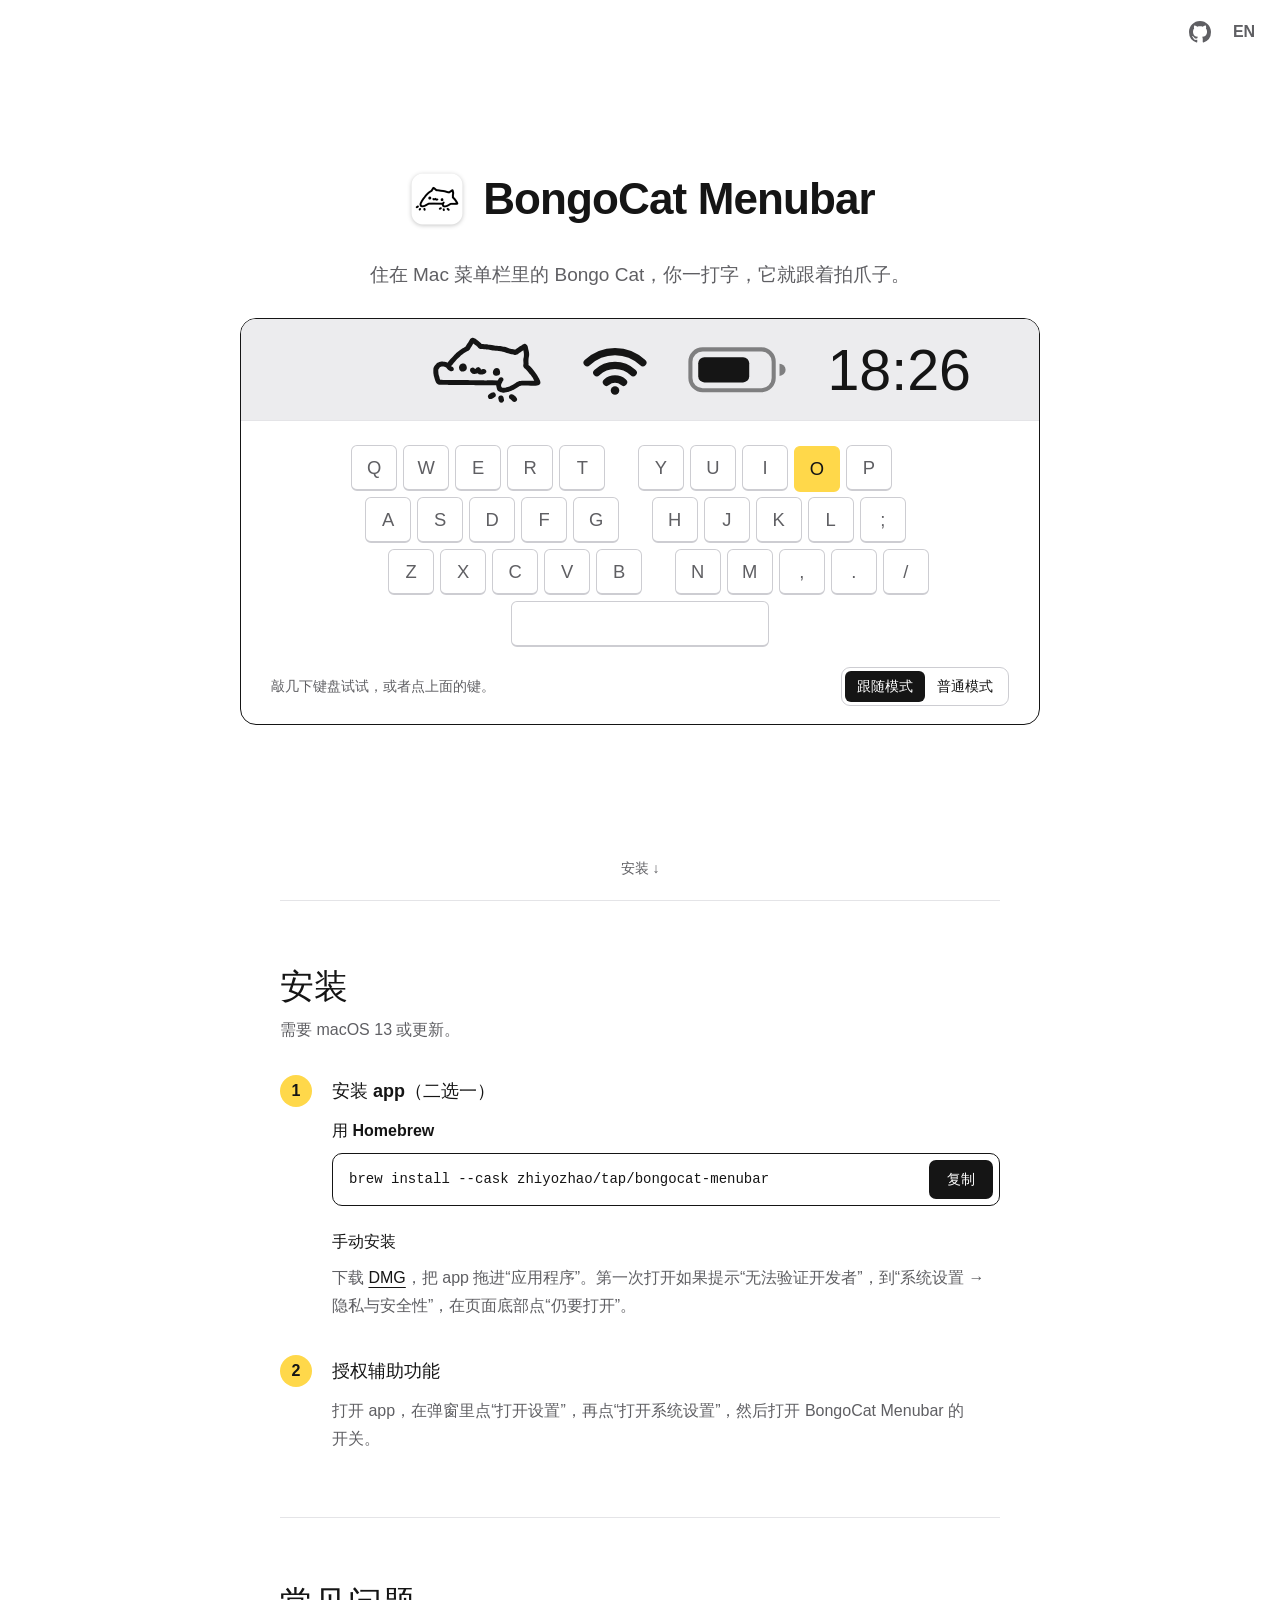
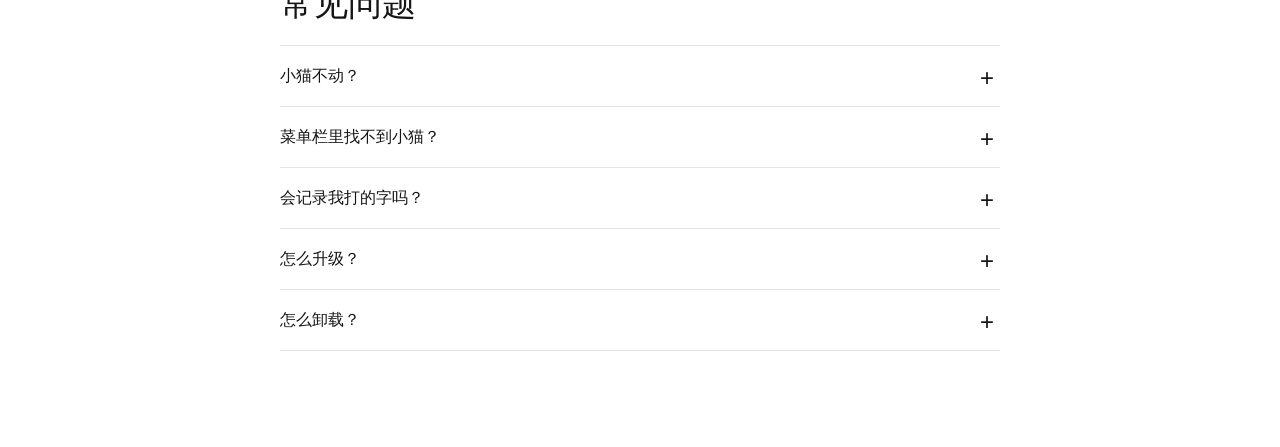
<file: site/index.html>
<!doctype html>
<html lang="zh-CN">
<head>
  <meta charset="utf-8">
  <meta name="viewport" content="width=device-width, initial-scale=1">
  <title>BongoCat Menubar：你打字，它拍爪子</title>
  <meta name="description" content="住在 Mac 菜单栏里的 Bongo Cat，你一打字，它就跟着拍爪子。免费开源，支持 macOS 13 及以上。">
  <link rel="canonical" href="https://zhiyozhao.github.io/bongocat-menubar/">
  <link rel="alternate" hreflang="zh-CN" href="https://zhiyozhao.github.io/bongocat-menubar/">
  <link rel="alternate" hreflang="en" href="https://zhiyozhao.github.io/bongocat-menubar/en/">
  <link rel="alternate" hreflang="x-default" href="https://zhiyozhao.github.io/bongocat-menubar/">
  <meta name="theme-color" content="#ffffff" media="(prefers-color-scheme: light)">
  <meta name="theme-color" content="#18181a" media="(prefers-color-scheme: dark)">
  <meta property="og:type" content="website">
  <meta property="og:title" content="BongoCat Menubar：你打字，它拍爪子">
  <meta property="og:description" content="住在 Mac 菜单栏里的 Bongo Cat，你一打字，它就跟着拍爪子。免费开源，支持 macOS 13 及以上。">
  <meta property="og:url" content="https://zhiyozhao.github.io/bongocat-menubar/">
  <meta property="og:image" content="https://zhiyozhao.github.io/bongocat-menubar/assets/og-zh.png">
  <meta property="og:locale" content="zh_CN">
  <meta name="twitter:card" content="summary_large_image">
  <link rel="icon" href="assets/icon-64.png" type="image/png">
  <link rel="apple-touch-icon" href="assets/icon-180.png">
  <link rel="stylesheet" href="style.css">
  <script type="application/ld+json">{"@context": "https://schema.org", "@type": "SoftwareApplication", "name": "BongoCat Menubar", "applicationCategory": "UtilitiesApplication", "operatingSystem": "macOS 13 或更新", "offers": {"@type": "Offer", "price": "0", "priceCurrency": "USD"}, "downloadUrl": "https://github.com/zhiyozhao/bongocat-menubar/releases/latest", "url": "https://zhiyozhao.github.io/bongocat-menubar/", "inLanguage": "zh-CN"}</script>
  <script type="application/ld+json">{"@context": "https://schema.org", "@type": "FAQPage", "mainEntity": [{"@type": "Question", "name": "小猫不动？", "acceptedAnswer": {"@type": "Answer", "text": "点开小猫的菜单：有“辅助功能”这一项，说明还没授权，点它去打开开关；已经授权了，就在设置里把开关关掉再打开。输入密码时小猫不动是正常的。"}}, {"@type": "Question", "name": "菜单栏里找不到小猫？", "acceptedAnswer": {"@type": "Answer", "text": "菜单栏图标太多时，小猫会被刘海挡住。退出几个菜单栏 app 就能看到。"}}, {"@type": "Question", "name": "会记录我打的字吗？", "acceptedAnswer": {"@type": "Answer", "text": "不会。它不联网，也不保存任何按键。"}}, {"@type": "Question", "name": "怎么升级？", "acceptedAnswer": {"@type": "Answer", "text": "brew upgrade --cask bongocat-menubar，装好后重新打开 app，不用重新授权。"}}, {"@type": "Question", "name": "怎么卸载？", "acceptedAnswer": {"@type": "Answer", "text": "brew uninstall --cask bongocat-menubar，或者把 app 拖到废纸篓。"}}]}</script>
</head>
<body>
  <header class="top">
    <a class="icon-link" href="https://github.com/zhiyozhao/bongocat-menubar" aria-label="GitHub" title="GitHub"><svg viewBox="0 0 16 16" width="22" height="22" aria-hidden="true"><path fill="currentColor" d="M8 0c4.42 0 8 3.58 8 8a8.013 8.013 0 0 1-5.45 7.59c-.4.08-.55-.17-.55-.38 0-.27.01-1.13.01-2.2 0-.75-.25-1.23-.54-1.48 1.78-.2 3.65-.88 3.65-3.95 0-.88-.31-1.59-.82-2.15.08-.2.36-1.02-.08-2.12 0 0-.67-.22-2.2.82-.64-.18-1.32-.27-2-.27-.68 0-1.36.09-2 .27-1.53-1.03-2.2-.82-2.2-.82-.44 1.1-.16 1.92-.08 2.12-.51.56-.82 1.28-.82 2.15 0 3.06 1.86 3.75 3.64 3.95-.23.2-.44.55-.51 1.07-.46.21-1.61.55-2.33-.66-.15-.24-.6-.83-1.23-.82-.67.01-.27.38.01.53.34.19.73.9.82 1.13.16.45.68 1.31 2.69.94 0 .67.01 1.3.01 1.49 0 .21-.15.45-.55.38A7.995 7.995 0 0 1 0 8c0-4.42 3.58-8 8-8Z"/></svg></a>
    <a class="icon-link" href="en/" hreflang="en" lang="en" aria-label="English" title="English"><span class="lang-text">EN</span></a>
  </header>

  <main>
    <section class="hero">
      <div class="title"><img src="assets/icon-128.png" alt="" width="64" height="64"><h1>BongoCat Menubar</h1></div>
      <p class="lede">住在 Mac 菜单栏里的 Bongo Cat，<span class="nw">你一打字，它就跟着拍爪子。</span></p>
      <figure class="demo" aria-label="演示：放大后的菜单栏右上角。敲键盘或点下面的键，小猫跟着拍爪子">
        <div class="demo-bar">
          <span class="cat" data-frame="idle" aria-hidden="true"><i class="idle"></i><i class="a"></i><i class="b"></i><i class="both"></i></span>
          <svg class="sym wifi" viewBox="0 0 24 18" aria-hidden="true"><g fill="none" stroke="currentColor" stroke-width="2.6" stroke-linecap="round"><path d="M2.2 6.6a14.2 14.2 0 0 1 19.6 0"/><path d="M5.6 10.1a9.3 9.3 0 0 1 12.8 0"/><path d="M9 13.5a4.5 4.5 0 0 1 6 0"/></g><circle cx="12" cy="16.4" r="1.5" fill="currentColor"/></svg>
          <svg class="sym batt" viewBox="0 0 30 14" aria-hidden="true"><rect x="1" y="1" width="24.5" height="12" rx="3.6" fill="none" stroke="currentColor" stroke-width="1.2" opacity=".5"/><rect x="3.3" y="3.3" width="15" height="7.4" rx="1.8" fill="currentColor"/><path d="M27.2 5.2v3.6a1.8 1.8 0 0 0 0-3.6Z" fill="currentColor" opacity=".5"/></svg>
          <span class="clock" aria-hidden="true">12:14</span>
        </div>
        <div class="keyboard" aria-hidden="true">
          <div class="row"><span class="key" data-code="KeyQ">Q</span><span class="key" data-code="KeyW">W</span><span class="key" data-code="KeyE">E</span><span class="key" data-code="KeyR">R</span><span class="key" data-code="KeyT">T</span><span class="split"></span><span class="key" data-code="KeyY">Y</span><span class="key" data-code="KeyU">U</span><span class="key" data-code="KeyI">I</span><span class="key" data-code="KeyO">O</span><span class="key" data-code="KeyP">P</span></div>
          <div class="row"><span class="key" data-code="KeyA">A</span><span class="key" data-code="KeyS">S</span><span class="key" data-code="KeyD">D</span><span class="key" data-code="KeyF">F</span><span class="key" data-code="KeyG">G</span><span class="split"></span><span class="key" data-code="KeyH">H</span><span class="key" data-code="KeyJ">J</span><span class="key" data-code="KeyK">K</span><span class="key" data-code="KeyL">L</span><span class="key" data-code="Semicolon">;</span></div>
          <div class="row"><span class="key" data-code="KeyZ">Z</span><span class="key" data-code="KeyX">X</span><span class="key" data-code="KeyC">C</span><span class="key" data-code="KeyV">V</span><span class="key" data-code="KeyB">B</span><span class="split"></span><span class="key" data-code="KeyN">N</span><span class="key" data-code="KeyM">M</span><span class="key" data-code="Comma">,</span><span class="key" data-code="Period">.</span><span class="key" data-code="Slash">/</span></div>
          <div class="row"><span class="key space" data-code="Space"></span></div>
        </div>
        <div class="demo-foot">
          <p class="hint"><span class="pointer">敲几下键盘试试，或者点上面的键。</span><span class="touch">点上面的键试试。</span></p>
          <fieldset class="modes">
            <legend>模式</legend>
            <label><input type="radio" name="mode" value="follow" checked>跟随模式</label>
            <label><input type="radio" name="mode" value="normal">普通模式</label>
          </fieldset>
        </div>
      </figure>
      <a class="more" href="#install">安装 <span aria-hidden="true">↓</span></a>
    </section>

    <div class="wrap">
      <section id="install" class="section">
        <h2>安装</h2>
        <p class="req">需要 macOS 13 或更新。</p>
        <ol class="steps">
          <li>
            <h3>安装 app（二选一）</h3>
            <div class="ways">
              <h4>用 Homebrew</h4>
              <div class="install"><code>brew install --cask zhiyozhao/tap/bongocat-menubar</code><button class="copy" type="button" data-copy="brew install --cask zhiyozhao/tap/bongocat-menubar" data-done="已复制" aria-label="复制安装命令">复制</button></div>
              <h4>手动安装</h4>
              <p>下载 <a href="https://github.com/zhiyozhao/bongocat-menubar/releases/latest">DMG</a>，把 app 拖进“应用程序”。第一次打开如果提示“无法验证开发者”，到“系统设置 → 隐私与安全性”，在页面底部点“仍要打开”。</p>
            </div>
          </li>
          <li>
            <h3>授权辅助功能</h3>
            <p>打开 app，在弹窗里点“打开设置”，再点“打开系统设置”，然后打开 BongoCat Menubar 的开关。</p>
          </li>
        </ol>
      </section>

      <section id="faq" class="section">
        <h2>常见问题</h2>
        <details><summary>小猫不动？</summary><p>点开小猫的菜单：有“辅助功能”这一项，说明还没授权，点它去打开开关；已经授权了，就在设置里把开关关掉再打开。输入密码时小猫不动是正常的。</p></details>
      <details><summary>菜单栏里找不到小猫？</summary><p>菜单栏图标太多时，小猫会被刘海挡住。退出几个菜单栏 app 就能看到。</p></details>
      <details><summary>会记录我打的字吗？</summary><p>不会。它不联网，也不保存任何按键。</p></details>
      <details><summary>怎么升级？</summary><p><code>brew upgrade --cask bongocat-menubar</code>，装好后重新打开 app，不用重新授权。</p></details>
      <details><summary>怎么卸载？</summary><p><code>brew uninstall --cask bongocat-menubar</code>，或者把 app 拖到废纸篓。</p></details>
      </section>
    </div>
  </main>
  <script src="demo.js" defer></script>
</body>
</html>
</file>
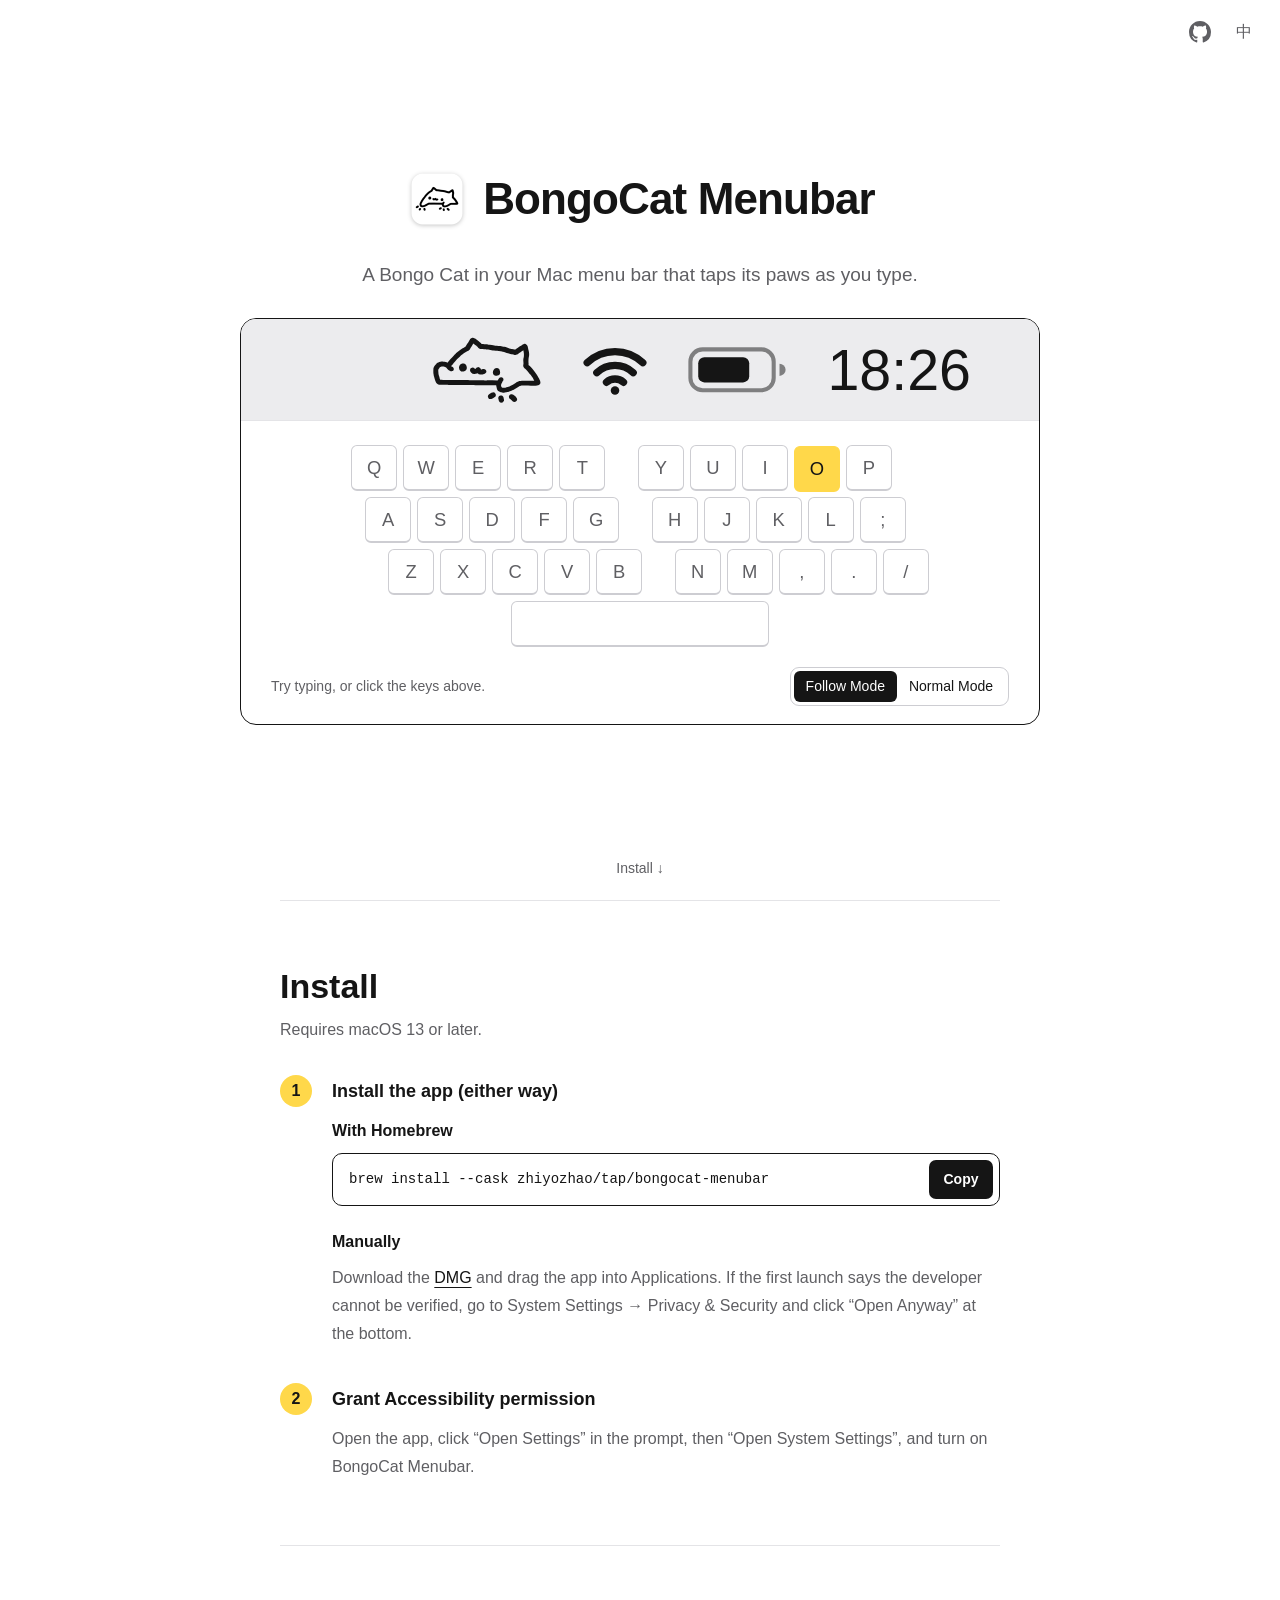
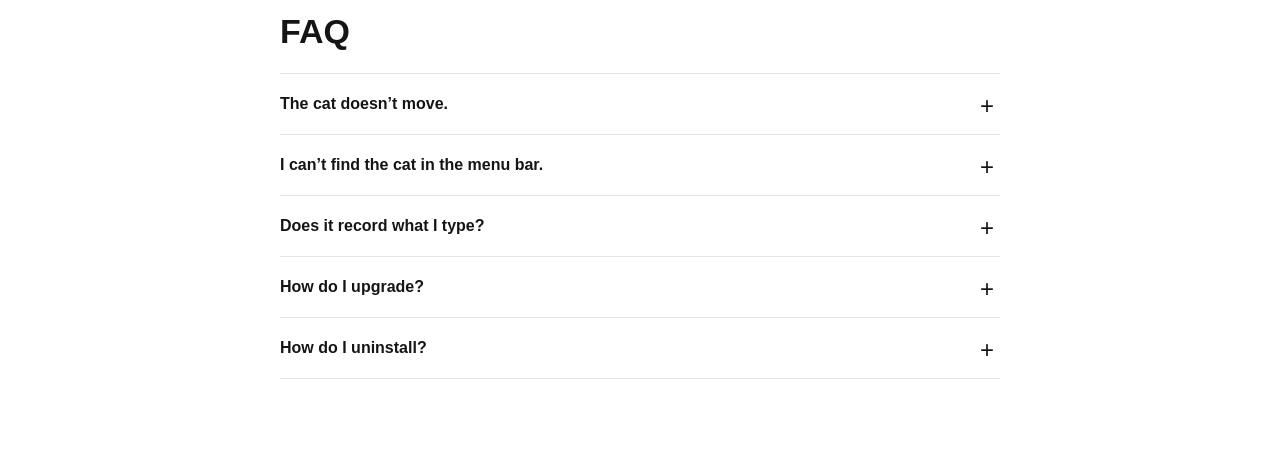
<file: site/en/index.html>
<!doctype html>
<html lang="en">
<head>
  <meta charset="utf-8">
  <meta name="viewport" content="width=device-width, initial-scale=1">
  <title>BongoCat Menubar: you type, it taps along</title>
  <meta name="description" content="A Bongo Cat in your Mac menu bar that taps its paws as you type. Free and open source, macOS 13 or later.">
  <link rel="canonical" href="https://zhiyozhao.github.io/bongocat-menubar/en/">
  <link rel="alternate" hreflang="zh-CN" href="https://zhiyozhao.github.io/bongocat-menubar/">
  <link rel="alternate" hreflang="en" href="https://zhiyozhao.github.io/bongocat-menubar/en/">
  <link rel="alternate" hreflang="x-default" href="https://zhiyozhao.github.io/bongocat-menubar/">
  <meta name="theme-color" content="#ffffff" media="(prefers-color-scheme: light)">
  <meta name="theme-color" content="#18181a" media="(prefers-color-scheme: dark)">
  <meta property="og:type" content="website">
  <meta property="og:title" content="BongoCat Menubar: you type, it taps along">
  <meta property="og:description" content="A Bongo Cat in your Mac menu bar that taps its paws as you type. Free and open source, macOS 13 or later.">
  <meta property="og:url" content="https://zhiyozhao.github.io/bongocat-menubar/en/">
  <meta property="og:image" content="https://zhiyozhao.github.io/bongocat-menubar/assets/og-en.png">
  <meta property="og:locale" content="en_US">
  <meta name="twitter:card" content="summary_large_image">
  <link rel="icon" href="../assets/icon-64.png" type="image/png">
  <link rel="apple-touch-icon" href="../assets/icon-180.png">
  <link rel="stylesheet" href="../style.css">
  <script type="application/ld+json">{"@context": "https://schema.org", "@type": "SoftwareApplication", "name": "BongoCat Menubar", "applicationCategory": "UtilitiesApplication", "operatingSystem": "macOS 13 or later", "offers": {"@type": "Offer", "price": "0", "priceCurrency": "USD"}, "downloadUrl": "https://github.com/zhiyozhao/bongocat-menubar/releases/latest", "url": "https://zhiyozhao.github.io/bongocat-menubar/en/", "inLanguage": "en"}</script>
  <script type="application/ld+json">{"@context": "https://schema.org", "@type": "FAQPage", "mainEntity": [{"@type": "Question", "name": "The cat doesn’t move.", "acceptedAnswer": {"@type": "Answer", "text": "Open the cat’s menu. If it shows an “Accessibility” item, permission isn’t granted yet: click it and turn the switch on. If permission is granted, turn the switch off and on again in Settings. The cat stays still while you type a password; that’s normal."}}, {"@type": "Question", "name": "I can’t find the cat in the menu bar.", "acceptedAnswer": {"@type": "Answer", "text": "When the menu bar is full, the notch hides the cat. Quit a few menu bar apps and it will show up."}}, {"@type": "Question", "name": "Does it record what I type?", "acceptedAnswer": {"@type": "Answer", "text": "No. It has no network access and saves no keystrokes."}}, {"@type": "Question", "name": "How do I upgrade?", "acceptedAnswer": {"@type": "Answer", "text": "brew upgrade --cask bongocat-menubar, then open the app again. No need to grant permission again."}}, {"@type": "Question", "name": "How do I uninstall?", "acceptedAnswer": {"@type": "Answer", "text": "brew uninstall --cask bongocat-menubar, or drag the app to the Trash."}}]}</script>
</head>
<body>
  <header class="top">
    <a class="icon-link" href="https://github.com/zhiyozhao/bongocat-menubar" aria-label="GitHub" title="GitHub"><svg viewBox="0 0 16 16" width="22" height="22" aria-hidden="true"><path fill="currentColor" d="M8 0c4.42 0 8 3.58 8 8a8.013 8.013 0 0 1-5.45 7.59c-.4.08-.55-.17-.55-.38 0-.27.01-1.13.01-2.2 0-.75-.25-1.23-.54-1.48 1.78-.2 3.65-.88 3.65-3.95 0-.88-.31-1.59-.82-2.15.08-.2.36-1.02-.08-2.12 0 0-.67-.22-2.2.82-.64-.18-1.32-.27-2-.27-.68 0-1.36.09-2 .27-1.53-1.03-2.2-.82-2.2-.82-.44 1.1-.16 1.92-.08 2.12-.51.56-.82 1.28-.82 2.15 0 3.06 1.86 3.75 3.64 3.95-.23.2-.44.55-.51 1.07-.46.21-1.61.55-2.33-.66-.15-.24-.6-.83-1.23-.82-.67.01-.27.38.01.53.34.19.73.9.82 1.13.16.45.68 1.31 2.69.94 0 .67.01 1.3.01 1.49 0 .21-.15.45-.55.38A7.995 7.995 0 0 1 0 8c0-4.42 3.58-8 8-8Z"/></svg></a>
    <a class="icon-link" href="../" hreflang="zh-CN" lang="zh-CN" aria-label="中文" title="中文"><span class="lang-text">中</span></a>
  </header>

  <main>
    <section class="hero">
      <div class="title"><img src="../assets/icon-128.png" alt="" width="64" height="64"><h1>BongoCat Menubar</h1></div>
      <p class="lede">A Bongo Cat in your Mac menu bar that taps its paws as you type.</p>
      <figure class="demo" aria-label="Demo: the top right of the menu bar, magnified. Type or tap the keys below and the cat taps along">
        <div class="demo-bar">
          <span class="cat" data-frame="idle" aria-hidden="true"><i class="idle"></i><i class="a"></i><i class="b"></i><i class="both"></i></span>
          <svg class="sym wifi" viewBox="0 0 24 18" aria-hidden="true"><g fill="none" stroke="currentColor" stroke-width="2.6" stroke-linecap="round"><path d="M2.2 6.6a14.2 14.2 0 0 1 19.6 0"/><path d="M5.6 10.1a9.3 9.3 0 0 1 12.8 0"/><path d="M9 13.5a4.5 4.5 0 0 1 6 0"/></g><circle cx="12" cy="16.4" r="1.5" fill="currentColor"/></svg>
          <svg class="sym batt" viewBox="0 0 30 14" aria-hidden="true"><rect x="1" y="1" width="24.5" height="12" rx="3.6" fill="none" stroke="currentColor" stroke-width="1.2" opacity=".5"/><rect x="3.3" y="3.3" width="15" height="7.4" rx="1.8" fill="currentColor"/><path d="M27.2 5.2v3.6a1.8 1.8 0 0 0 0-3.6Z" fill="currentColor" opacity=".5"/></svg>
          <span class="clock" aria-hidden="true">12:14</span>
        </div>
        <div class="keyboard" aria-hidden="true">
          <div class="row"><span class="key" data-code="KeyQ">Q</span><span class="key" data-code="KeyW">W</span><span class="key" data-code="KeyE">E</span><span class="key" data-code="KeyR">R</span><span class="key" data-code="KeyT">T</span><span class="split"></span><span class="key" data-code="KeyY">Y</span><span class="key" data-code="KeyU">U</span><span class="key" data-code="KeyI">I</span><span class="key" data-code="KeyO">O</span><span class="key" data-code="KeyP">P</span></div>
          <div class="row"><span class="key" data-code="KeyA">A</span><span class="key" data-code="KeyS">S</span><span class="key" data-code="KeyD">D</span><span class="key" data-code="KeyF">F</span><span class="key" data-code="KeyG">G</span><span class="split"></span><span class="key" data-code="KeyH">H</span><span class="key" data-code="KeyJ">J</span><span class="key" data-code="KeyK">K</span><span class="key" data-code="KeyL">L</span><span class="key" data-code="Semicolon">;</span></div>
          <div class="row"><span class="key" data-code="KeyZ">Z</span><span class="key" data-code="KeyX">X</span><span class="key" data-code="KeyC">C</span><span class="key" data-code="KeyV">V</span><span class="key" data-code="KeyB">B</span><span class="split"></span><span class="key" data-code="KeyN">N</span><span class="key" data-code="KeyM">M</span><span class="key" data-code="Comma">,</span><span class="key" data-code="Period">.</span><span class="key" data-code="Slash">/</span></div>
          <div class="row"><span class="key space" data-code="Space"></span></div>
        </div>
        <div class="demo-foot">
          <p class="hint"><span class="pointer">Try typing, or click the keys above.</span><span class="touch">Tap the keys above to try it.</span></p>
          <fieldset class="modes">
            <legend>Mode</legend>
            <label><input type="radio" name="mode" value="follow" checked>Follow Mode</label>
            <label><input type="radio" name="mode" value="normal">Normal Mode</label>
          </fieldset>
        </div>
      </figure>
      <a class="more" href="#install">Install <span aria-hidden="true">↓</span></a>
    </section>

    <div class="wrap">
      <section id="install" class="section">
        <h2>Install</h2>
        <p class="req">Requires macOS 13 or later.</p>
        <ol class="steps">
          <li>
            <h3>Install the app (either way)</h3>
            <div class="ways">
              <h4>With Homebrew</h4>
              <div class="install"><code>brew install --cask zhiyozhao/tap/bongocat-menubar</code><button class="copy" type="button" data-copy="brew install --cask zhiyozhao/tap/bongocat-menubar" data-done="Copied" aria-label="Copy install command">Copy</button></div>
              <h4>Manually</h4>
              <p>Download the <a href="https://github.com/zhiyozhao/bongocat-menubar/releases/latest">DMG</a> and drag the app into Applications. If the first launch says the developer cannot be verified, go to System Settings → Privacy &amp; Security and click “Open Anyway” at the bottom.</p>
            </div>
          </li>
          <li>
            <h3>Grant Accessibility permission</h3>
            <p>Open the app, click “Open Settings” in the prompt, then “Open System Settings”, and turn on BongoCat Menubar.</p>
          </li>
        </ol>
      </section>

      <section id="faq" class="section">
        <h2>FAQ</h2>
        <details><summary>The cat doesn’t move.</summary><p>Open the cat’s menu. If it shows an “Accessibility” item, permission isn’t granted yet: click it and turn the switch on. If permission is granted, turn the switch off and on again in Settings. The cat stays still while you type a password; that’s normal.</p></details>
      <details><summary>I can’t find the cat in the menu bar.</summary><p>When the menu bar is full, the notch hides the cat. Quit a few menu bar apps and it will show up.</p></details>
      <details><summary>Does it record what I type?</summary><p>No. It has no network access and saves no keystrokes.</p></details>
      <details><summary>How do I upgrade?</summary><p><code>brew upgrade --cask bongocat-menubar</code>, then open the app again. No need to grant permission again.</p></details>
      <details><summary>How do I uninstall?</summary><p><code>brew uninstall --cask bongocat-menubar</code>, or drag the app to the Trash.</p></details>
      </section>
    </div>
  </main>
  <script src="../demo.js" defer></script>
</body>
</html>
</file>
<file: site/style.css>
/* BongoCat Menubar site. Black line art on white, one accent: highlighter yellow. */
:root {
  color-scheme: light dark;
  --paper: #ffffff;
  --ink: #151515;
  --pencil: #5f5f63;
  --rule: #e4e4e7;
  --bar: #ececee;
  --key: #ffffff;
  --key-edge: #cdcdd2;
  --marker: #ffd84a;
  --on-marker: #151515;
  font-family: -apple-system, BlinkMacSystemFont, "SF Pro Text", "PingFang SC", "Hiragino Sans GB", "Microsoft YaHei", "Helvetica Neue", Arial, sans-serif;
  font-synthesis: none;
}

@media (prefers-color-scheme: dark) {
  :root {
    --paper: #18181a;
    --ink: #f2f2f3;
    --pencil: #a3a3aa;
    --rule: #2e2e33;
    --bar: #2a2a2e;
    --key: #222226;
    --key-edge: #3d3d43;
  }
}

* { box-sizing: border-box; }
html { scroll-behavior: smooth; }
@media (prefers-reduced-motion: reduce) { html { scroll-behavior: auto; } }
body { margin: 0; background: var(--paper); color: var(--ink); font-size: 16px; line-height: 1.75; -webkit-text-size-adjust: 100%; }
a { color: inherit; text-decoration-thickness: 1px; text-underline-offset: 4px; }
a:hover { text-decoration-color: var(--marker); text-decoration-thickness: 3px; }
:focus-visible { outline: 3px solid var(--marker); outline-offset: 3px; border-radius: 4px; }
code, button { font: inherit; }
code { font-family: ui-monospace, "SF Mono", Menlo, monospace; font-size: .9em; }
h1, h2, h3 { text-wrap: balance; }
p, dd { text-wrap: pretty; }

/* Top right: GitHub and language, nothing else. */
.top { position: absolute; top: 12px; right: 16px; z-index: 5; display: flex; gap: 4px; }
.icon-link { display: grid; place-items: center; width: 40px; height: 40px; border-radius: 10px; color: var(--pencil); text-decoration: none; }
.icon-link:hover { color: var(--ink); background: var(--rule); }
.lang-text { font-size: 16px; font-weight: 700; line-height: 1; }

/* The cat: four stacked masks, one visible. Color follows currentColor. */
.cat { position: relative; display: inline-block; aspect-ratio: 89 / 51; color: var(--ink); }
.cat i { position: absolute; inset: 0; background: currentColor; visibility: hidden;
  -webkit-mask-position: center; mask-position: center; -webkit-mask-size: contain; mask-size: contain;
  -webkit-mask-repeat: no-repeat; mask-repeat: no-repeat; }
.cat i.idle { -webkit-mask-image: url(assets/idle.svg); mask-image: url(assets/idle.svg); }
.cat i.a { -webkit-mask-image: url(assets/typing_a.svg); mask-image: url(assets/typing_a.svg); }
.cat i.b { -webkit-mask-image: url(assets/typing_b.svg); mask-image: url(assets/typing_b.svg); }
.cat i.both { -webkit-mask-image: url(assets/typing_both.svg); mask-image: url(assets/typing_both.svg); }
.cat[data-frame="idle"] i.idle, .cat[data-frame="a"] i.a, .cat[data-frame="b"] i.b, .cat[data-frame="both"] i.both { visibility: visible; }

/* First screen: name, one sentence, the demo. Exactly one viewport tall. */
.hero { position: relative; min-height: 100vh; min-height: 100svh; display: flex; flex-direction: column; align-items: center; justify-content: center;
  gap: clamp(16px, 3vh, 28px); padding: 64px 16px 72px; text-align: center; }
.title { display: flex; align-items: center; gap: 14px; }
.title img { width: clamp(48px, 6vw, 64px); height: auto; filter: drop-shadow(0 1px 2px rgb(0 0 0 / .22)); }
h1 { margin: 0; font-size: clamp(28px, 4.2vw, 44px); line-height: 1.15; letter-spacing: -.02em; font-weight: 800; }
.lede { margin: 0; color: var(--pencil); font-size: clamp(16px, 1.8vw, 19px); }
.more { position: absolute; bottom: 20px; left: 50%; transform: translateX(-50%); color: var(--pencil); font-size: 14px; text-decoration: none; }
.more:hover { color: var(--ink); text-decoration: none; }

.demo { width: min(100%, 800px); margin: 0; padding: 0 0 18px; border: 1.5px solid var(--ink); border-radius: 16px; overflow: hidden; background: var(--paper); }
/* Menu bar, magnified. Everything is sized in --u (one menu bar point) with the
   real macOS proportions: bar 24pt, app icon 16pt tall, Wi-Fi about 16 x 12pt,
   battery about 24 x 11pt, clock in 13.5pt text. Status items sit together on the
   right, about 9pt apart; the left of the bar stays empty. */
.demo-bar { --u: clamp(1.8px, min(.4vw, .5vh, (100vw - 40px) / 176), 4.25px);
  display: flex; align-items: center; justify-content: flex-end; gap: calc(9 * var(--u)); height: calc(24 * var(--u));
  padding: 0 calc(16 * var(--u)); background: var(--bar); border-bottom: 1px solid var(--rule); }
.demo-bar .cat { height: calc(16 * var(--u)); }
.demo-bar .sym { flex: none; color: var(--ink); }
.demo-bar .wifi { height: calc(12 * var(--u)); width: auto; }
.demo-bar .batt { width: calc(24 * var(--u)); height: auto; }
.demo-bar .clock { font-size: calc(13.5 * var(--u)); font-weight: 500; font-variant-numeric: tabular-nums; }
.keyboard { --k: clamp(26px, min(3.6vw, 5.4vh), 46px); --g: clamp(4px, .6vw, 6px); display: grid; justify-content: center; gap: var(--g); margin: 24px auto 0; padding: 0 12px;
  user-select: none; -webkit-user-select: none; touch-action: manipulation; }
.row { display: flex; gap: var(--g); }
.row:nth-child(2) { padding-left: calc(var(--k) * .3); }
.row:nth-child(3) { padding-left: calc(var(--k) * .8); }
.row:nth-child(4) { justify-content: center; }
.row .split { width: calc(var(--k) * .45); }
.key { display: grid; place-items: center; width: var(--k); height: var(--k); border: 1px solid var(--key-edge); border-bottom-width: 2px; border-radius: 6px;
  background: var(--key); color: var(--pencil); font-size: calc(var(--k) * .4); cursor: pointer; }
.key.space { width: calc(var(--k) * 5.6); }
.key.down { background: var(--marker); border-color: var(--marker); color: var(--on-marker); transform: translateY(1px); }
.demo-foot { display: flex; flex-wrap: wrap; align-items: center; justify-content: space-between; gap: 12px 20px; margin: 20px clamp(16px, 4vw, 30px) 0; }
.hint { margin: 0; color: var(--pencil); font-size: 14px; }
.hint .touch { display: none; }
@media (hover: none) { .hint .pointer { display: none; } .hint .touch { display: inline; } }
.modes { display: inline-flex; margin: 0; padding: 3px; border: 1px solid var(--key-edge); border-radius: 9px; font-size: 14px; }
.modes legend { position: absolute; width: 1px; height: 1px; overflow: hidden; clip: rect(0 0 0 0); }
.modes label { position: relative; padding: 3px 12px; border-radius: 6px; cursor: pointer; white-space: nowrap; }
.modes input { position: absolute; opacity: 0; }
.modes label:has(input:checked) { background: var(--ink); color: var(--paper); }
.modes label:has(input:focus-visible) { outline: 3px solid var(--marker); outline-offset: 2px; }

/* Below the fold */
.wrap { width: min(calc(100% - 48px), 720px); margin-inline: auto; }
.section { padding: 64px 0; border-top: 1px solid var(--rule); }
.section:last-child { padding-bottom: 96px; }
h2 { margin: 0 0 8px; font-size: clamp(26px, 3vw, 34px); line-height: 1.25; font-weight: 800; }
h3 { margin: 0 0 10px; font-size: 18px; }
.req { margin: 0 0 32px; color: var(--pencil); }

.steps { display: grid; gap: 36px; margin: 0; padding: 0; list-style: none; counter-reset: step; }
.steps > li { counter-increment: step; position: relative; padding-left: 52px; }
.steps > li::before { content: counter(step); position: absolute; left: 0; top: -1px; display: grid; place-items: center; width: 32px; height: 32px;
  border-radius: 50%; background: var(--marker); color: var(--on-marker); font-weight: 800; }
.steps p { margin: 0; color: var(--pencil); }
.ways h4 { margin: 0 0 8px; font-size: 16px; }
.ways .install { margin-bottom: 22px; }
.ways a { color: var(--ink); }

.install { display: flex; align-items: center; gap: 10px; padding: 6px 6px 6px 16px; border: 1.5px solid var(--ink); border-radius: 10px; color: var(--ink); }
.install code { flex: 1; min-width: 0; overflow-x: auto; white-space: nowrap; font-size: 14px; padding: 6px 0; }
.copy { flex: 0 0 auto; min-width: 64px; padding: 7px 14px; border: 0; border-radius: 7px; background: var(--ink); color: var(--paper); font-size: 14px; font-weight: 600; cursor: pointer; }
.copy:hover { background: var(--marker); color: var(--on-marker); }

#faq h2 { margin-bottom: 20px; }
details { border-top: 1px solid var(--rule); }
details:last-of-type { border-bottom: 1px solid var(--rule); }
summary { position: relative; padding: 16px 40px 16px 0; font-weight: 650; cursor: pointer; list-style: none; }
summary::-webkit-details-marker { display: none; }
summary::after { content: "+"; position: absolute; right: 6px; top: 11px; font-size: 24px; font-weight: 400; }
details[open] summary::after { content: "−"; }
details p { margin: -4px 0 18px; color: var(--pencil); }

@media (max-width: 640px) {
  .wrap { width: calc(100% - 32px); }
  .section { padding: 48px 0; }
  .steps > li { padding-left: 44px; }
  .install { align-items: flex-start; }
  .install code { white-space: normal; overflow-wrap: anywhere; font-size: 13px; line-height: 1.5; }
  .demo-foot { flex-direction: column; }
  .keyboard { --k: min(30px, calc((100vw - 32px - 24px - 9 * 4px - 14px) / 10.8)); --g: 4px; }
}
.nw { white-space: nowrap; }
</file>
